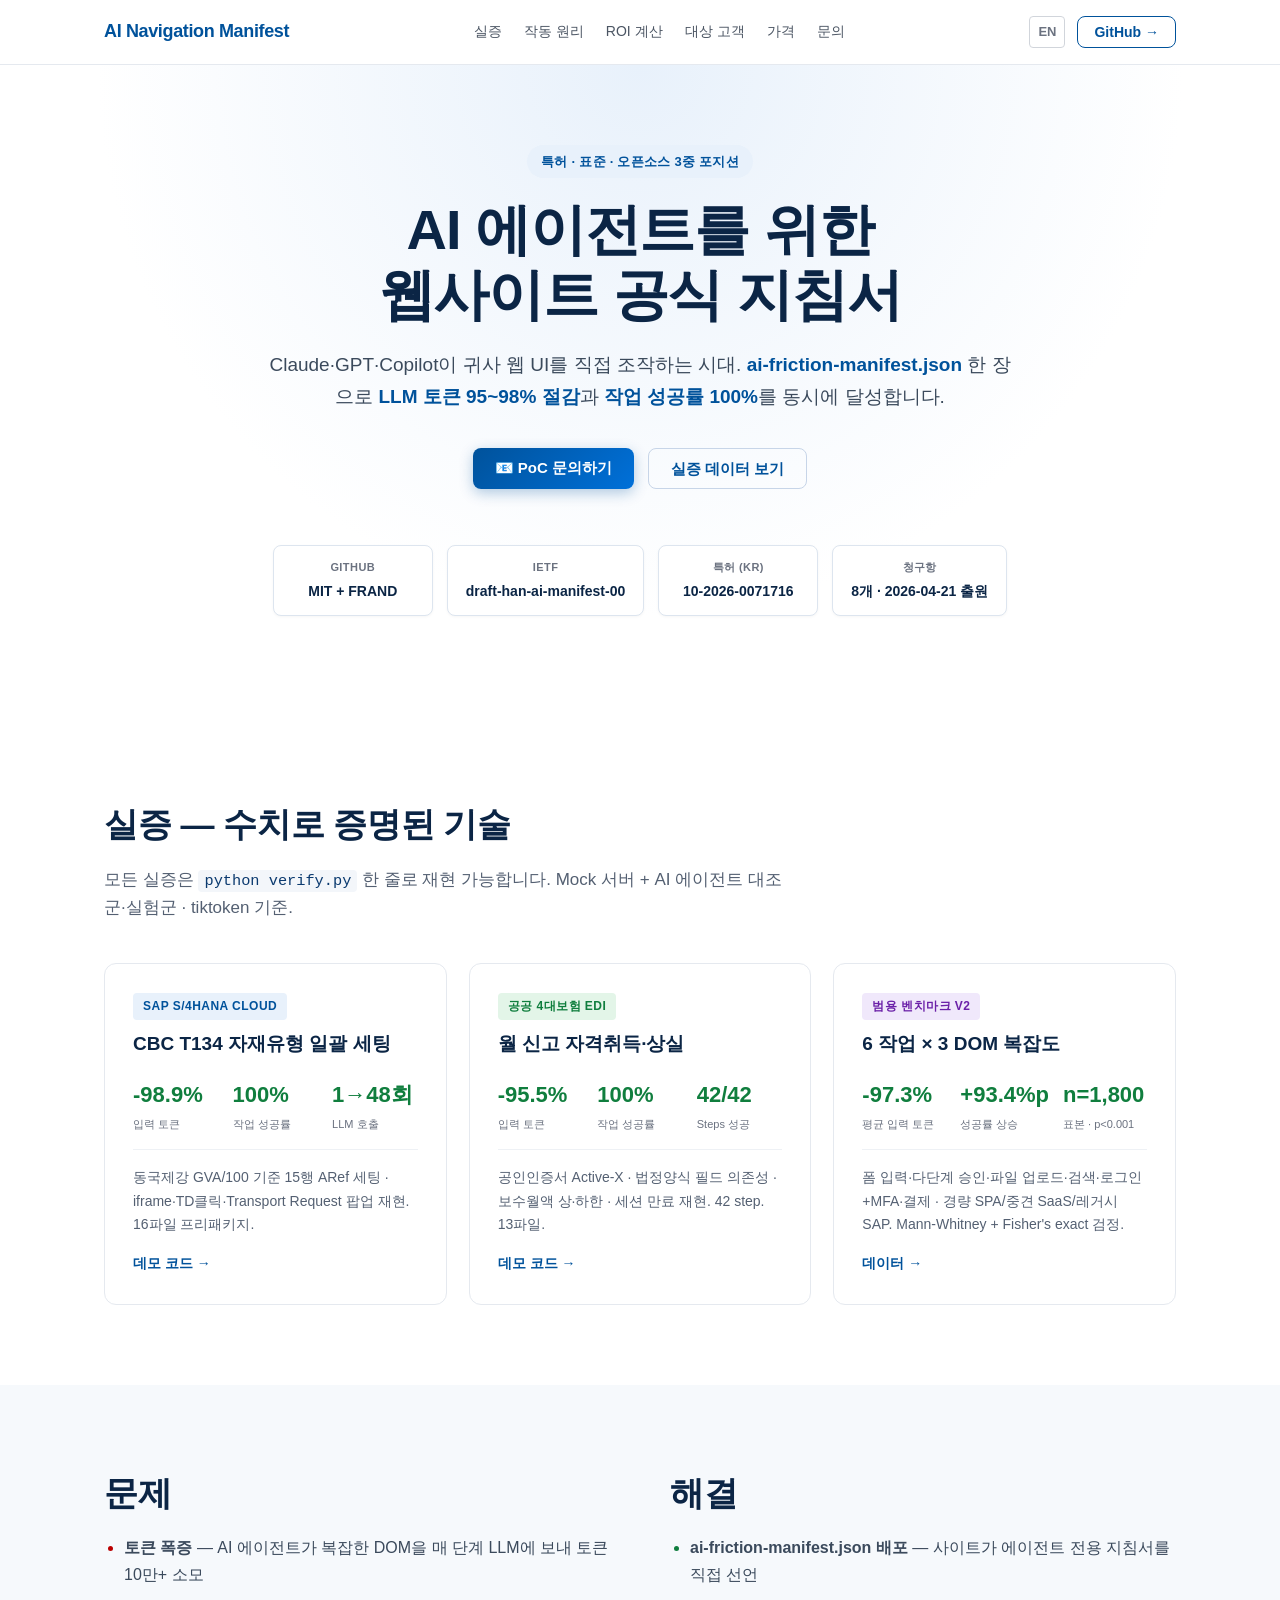
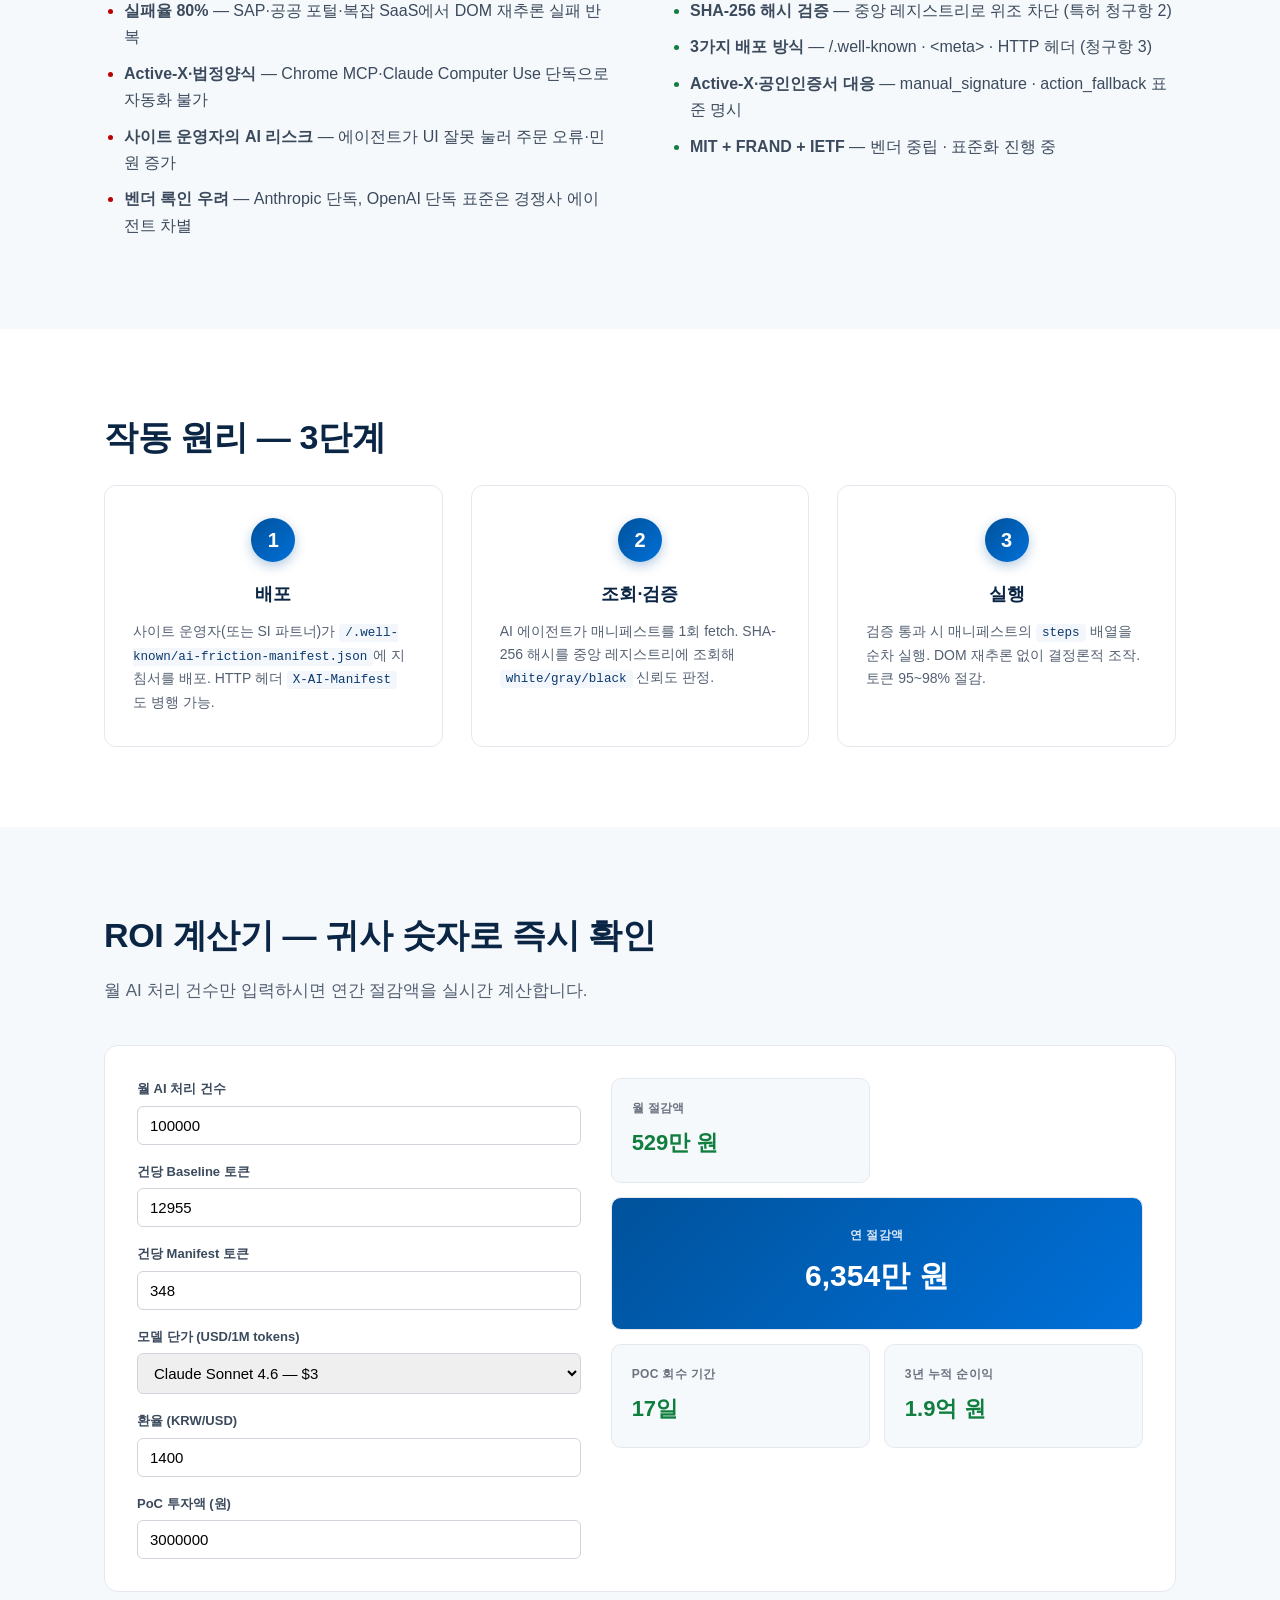
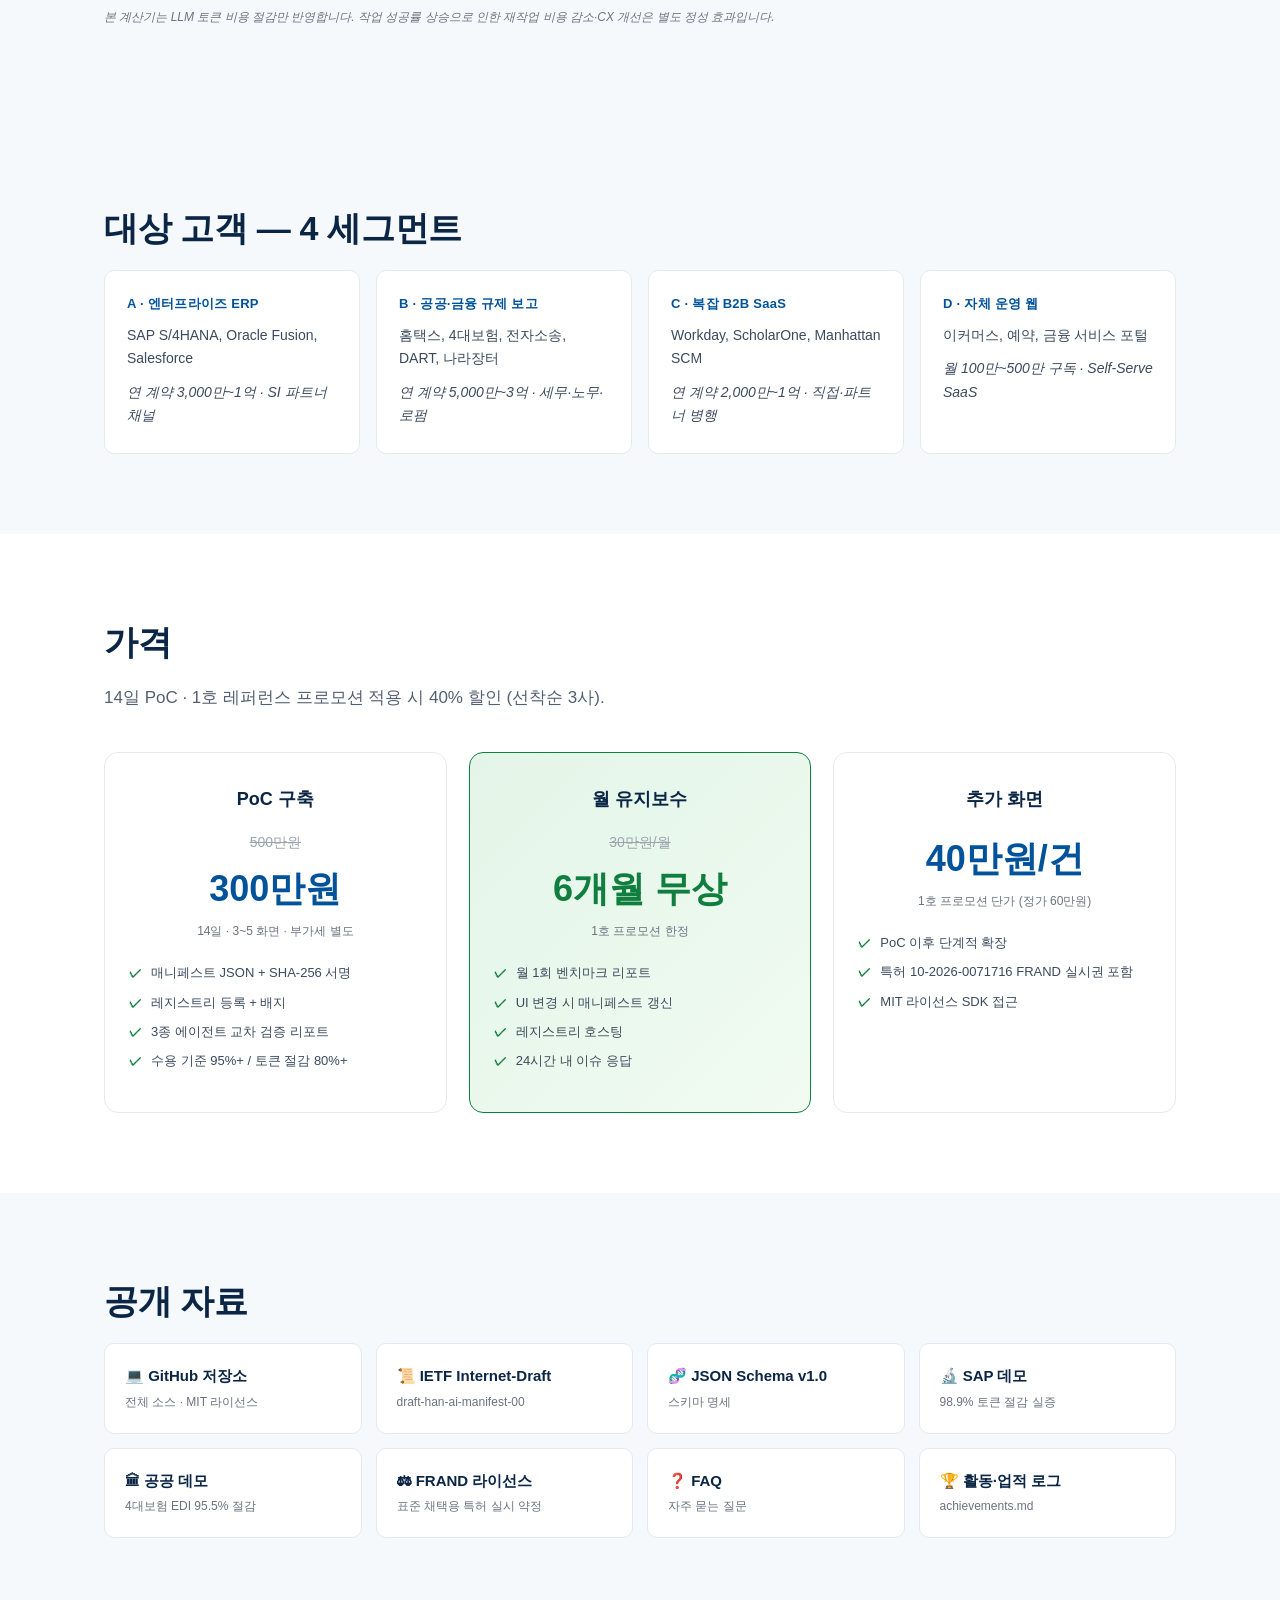
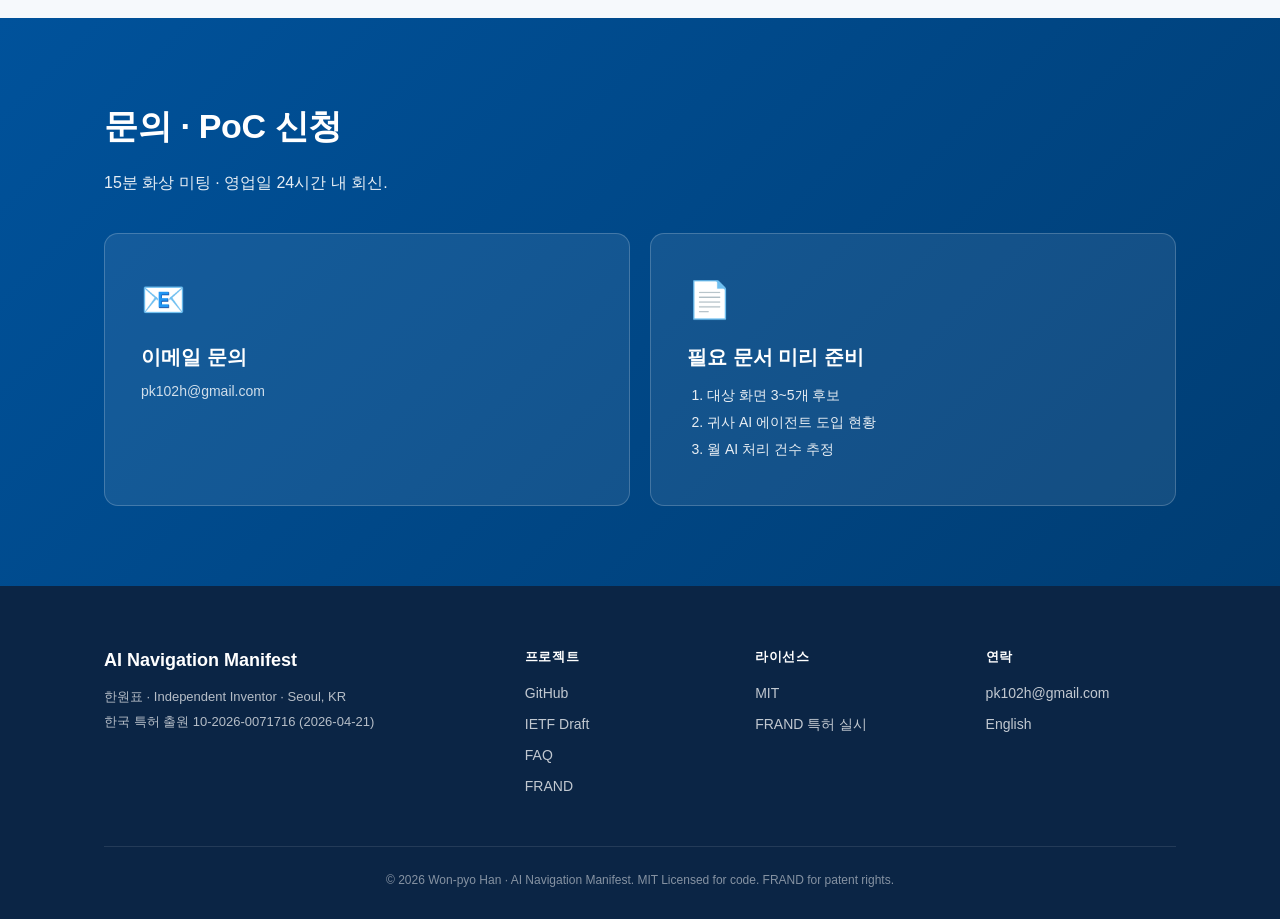
<file: docs/index.html>
<!doctype html>
<html lang="ko">
<head>
  <meta charset="utf-8">
  <title>AI Navigation Manifest — AI 에이전트를 위한 웹사이트 공식 지침서</title>
  <meta name="description" content="웹사이트에 AI 에이전트 전용 지침서를 심어 LLM 토큰을 95~98% 절감하고 작업 성공률을 100%로 끌어올리는 B2B 플랫폼. KR 특허 10-2026-0071716 · IETF draft-han-ai-manifest · MIT + FRAND.">
  <meta name="viewport" content="width=device-width, initial-scale=1">
  <meta property="og:title" content="AI Navigation Manifest">
  <meta property="og:description" content="Web agent manifest with token savings 95~98% — Korean patent + IETF draft + MIT/FRAND open source.">
  <meta property="og:type" content="website">
  <link rel="stylesheet" href="style.css">
</head>
<body>

<header class="topbar">
  <div class="wrap">
    <a class="brand" href="#top">AI Navigation Manifest</a>
    <nav class="menu">
      <a href="#proof">실증</a>
      <a href="#howitworks">작동 원리</a>
      <a href="#roi">ROI 계산</a>
      <a href="#segments">대상 고객</a>
      <a href="#pricing">가격</a>
      <a href="#contact">문의</a>
    </nav>
    <div class="actions">
      <a class="lang" href="en.html">EN</a>
      <a class="btn btn-outline" href="https://github.com/11pyo/AINavManifest" target="_blank" rel="noopener">GitHub →</a>
    </div>
  </div>
</header>

<!-- HERO -->
<section id="top" class="hero">
  <div class="wrap">
    <div class="eyebrow">특허 · 표준 · 오픈소스 3중 포지션</div>
    <h1>AI 에이전트를 위한<br>웹사이트 공식 지침서</h1>
    <p class="lede">
      Claude·GPT·Copilot이 귀사 웹 UI를 직접 조작하는 시대.
      <strong>ai-friction-manifest.json</strong> 한 장으로 <strong>LLM 토큰 95~98% 절감</strong>과
      <strong>작업 성공률 100%</strong>를 동시에 달성합니다.
    </p>
    <div class="cta">
      <a class="btn btn-primary" href="#contact">📧 PoC 문의하기</a>
      <a class="btn btn-ghost" href="#proof">실증 데이터 보기</a>
    </div>

    <div class="badges">
      <a class="badge" href="https://github.com/11pyo/AINavManifest" target="_blank" rel="noopener">
        <span class="badge-title">GitHub</span><span class="badge-val">MIT + FRAND</span>
      </a>
      <a class="badge" href="https://datatracker.ietf.org/doc/draft-han-ai-manifest/" target="_blank" rel="noopener">
        <span class="badge-title">IETF</span><span class="badge-val">draft-han-ai-manifest-00</span>
      </a>
      <div class="badge">
        <span class="badge-title">특허 (KR)</span><span class="badge-val">10-2026-0071716</span>
      </div>
      <div class="badge">
        <span class="badge-title">청구항</span><span class="badge-val">8개 · 2026-04-21 출원</span>
      </div>
    </div>
  </div>
</section>

<!-- PROOF -->
<section id="proof" class="section">
  <div class="wrap">
    <h2>실증 — 수치로 증명된 기술</h2>
    <p class="section-lede">
      모든 실증은 <code>python verify.py</code> 한 줄로 재현 가능합니다. Mock 서버 + AI 에이전트 대조군·실험군 · tiktoken 기준.
    </p>

    <div class="cards">
      <div class="card">
        <div class="card-tag card-tag-blue">SAP S/4HANA Cloud</div>
        <h3>CBC T134 자재유형 일괄 세팅</h3>
        <div class="metrics">
          <div class="metric"><span class="m-val">-98.9%</span><span class="m-label">입력 토큰</span></div>
          <div class="metric"><span class="m-val">100%</span><span class="m-label">작업 성공률</span></div>
          <div class="metric"><span class="m-val">1→48회</span><span class="m-label">LLM 호출</span></div>
        </div>
        <p>동국제강 GVA/100 기준 15행 ARef 세팅 · iframe·TD클릭·Transport Request 팝업 재현. 16파일 프리패키지.</p>
        <a class="card-link" href="https://github.com/11pyo/AINavManifest/tree/main/demo" target="_blank" rel="noopener">데모 코드 →</a>
      </div>

      <div class="card">
        <div class="card-tag card-tag-green">공공 4대보험 EDI</div>
        <h3>월 신고 자격취득·상실</h3>
        <div class="metrics">
          <div class="metric"><span class="m-val">-95.5%</span><span class="m-label">입력 토큰</span></div>
          <div class="metric"><span class="m-val">100%</span><span class="m-label">작업 성공률</span></div>
          <div class="metric"><span class="m-val">42/42</span><span class="m-label">Steps 성공</span></div>
        </div>
        <p>공인인증서 Active-X · 법정양식 필드 의존성 · 보수월액 상·하한 · 세션 만료 재현. 42 step. 13파일.</p>
        <a class="card-link" href="https://github.com/11pyo/AINavManifest/tree/main/demo_public" target="_blank" rel="noopener">데모 코드 →</a>
      </div>

      <div class="card">
        <div class="card-tag card-tag-purple">범용 벤치마크 v2</div>
        <h3>6 작업 × 3 DOM 복잡도</h3>
        <div class="metrics">
          <div class="metric"><span class="m-val">-97.3%</span><span class="m-label">평균 입력 토큰</span></div>
          <div class="metric"><span class="m-val">+93.4%p</span><span class="m-label">성공률 상승</span></div>
          <div class="metric"><span class="m-val">n=1,800</span><span class="m-label">표본 · p&lt;0.001</span></div>
        </div>
        <p>폼 입력·다단계 승인·파일 업로드·검색·로그인+MFA·결제 · 경량 SPA/중견 SaaS/레거시 SAP. Mann-Whitney + Fisher's exact 검정.</p>
        <a class="card-link" href="https://github.com/11pyo/AINavManifest/tree/main/validation" target="_blank" rel="noopener">데이터 →</a>
      </div>
    </div>
  </div>
</section>

<!-- PROBLEM / SOLUTION -->
<section class="section section-alt">
  <div class="wrap twocol">
    <div>
      <h2>문제</h2>
      <ul class="bullets">
        <li><strong>토큰 폭증</strong> — AI 에이전트가 복잡한 DOM을 매 단계 LLM에 보내 토큰 10만+ 소모</li>
        <li><strong>실패율 80%</strong> — SAP·공공 포털·복잡 SaaS에서 DOM 재추론 실패 반복</li>
        <li><strong>Active-X·법정양식</strong> — Chrome MCP·Claude Computer Use 단독으로 자동화 불가</li>
        <li><strong>사이트 운영자의 AI 리스크</strong> — 에이전트가 UI 잘못 눌러 주문 오류·민원 증가</li>
        <li><strong>벤더 록인 우려</strong> — Anthropic 단독, OpenAI 단독 표준은 경쟁사 에이전트 차별</li>
      </ul>
    </div>
    <div>
      <h2>해결</h2>
      <ul class="bullets bullets-ok">
        <li><strong>ai-friction-manifest.json 배포</strong> — 사이트가 에이전트 전용 지침서를 직접 선언</li>
        <li><strong>SHA-256 해시 검증</strong> — 중앙 레지스트리로 위조 차단 (특허 청구항 2)</li>
        <li><strong>3가지 배포 방식</strong> — /.well-known · &lt;meta&gt; · HTTP 헤더 (청구항 3)</li>
        <li><strong>Active-X·공인인증서 대응</strong> — manual_signature · action_fallback 표준 명시</li>
        <li><strong>MIT + FRAND + IETF</strong> — 벤더 중립 · 표준화 진행 중</li>
      </ul>
    </div>
  </div>
</section>

<!-- HOW IT WORKS -->
<section id="howitworks" class="section">
  <div class="wrap">
    <h2>작동 원리 — 3단계</h2>
    <div class="steps">
      <div class="step">
        <div class="step-num">1</div>
        <h3>배포</h3>
        <p>사이트 운영자(또는 SI 파트너)가 <code>/.well-known/ai-friction-manifest.json</code>에 지침서를 배포.
           HTTP 헤더 <code>X-AI-Manifest</code> 도 병행 가능.</p>
      </div>
      <div class="step">
        <div class="step-num">2</div>
        <h3>조회·검증</h3>
        <p>AI 에이전트가 매니페스트를 1회 fetch. SHA-256 해시를 중앙 레지스트리에 조회해
           <code>white/gray/black</code> 신뢰도 판정.</p>
      </div>
      <div class="step">
        <div class="step-num">3</div>
        <h3>실행</h3>
        <p>검증 통과 시 매니페스트의 <code>steps</code> 배열을 순차 실행. DOM 재추론 없이 결정론적 조작.
           토큰 95~98% 절감.</p>
      </div>
    </div>
  </div>
</section>

<!-- ROI CALCULATOR -->
<section id="roi" class="section section-calc">
  <div class="wrap">
    <h2>ROI 계산기 — 귀사 숫자로 즉시 확인</h2>
    <p class="section-lede">월 AI 처리 건수만 입력하시면 연간 절감액을 실시간 계산합니다.</p>

    <div class="calc-grid">
      <div class="calc-input">
        <label>월 AI 처리 건수 <input type="number" id="monthlyCount" value="100000" min="100"></label>
        <label>건당 Baseline 토큰 <input type="number" id="baselineTokens" value="12955" min="100"></label>
        <label>건당 Manifest 토큰 <input type="number" id="manifestTokens" value="348" min="1"></label>
        <label>모델 단가 (USD/1M tokens)
          <select id="modelPrice">
            <option value="0.8">Claude Haiku 4.5 — $0.8</option>
            <option value="3" selected>Claude Sonnet 4.6 — $3</option>
            <option value="15">Claude Opus 4.7 — $15</option>
            <option value="5">GPT-4o — $5</option>
          </select>
        </label>
        <label>환율 (KRW/USD) <input type="number" id="fxRate" value="1400" min="1000" max="2000"></label>
        <label>PoC 투자액 (원) <input type="number" id="pocAmount" value="3000000" min="100000"></label>
      </div>

      <div class="calc-output">
        <div class="out-card">
          <div class="out-label">월 절감액</div>
          <div class="out-val" id="outMonthly">-</div>
        </div>
        <div class="out-card out-card-primary">
          <div class="out-label">연 절감액</div>
          <div class="out-val" id="outAnnual">-</div>
        </div>
        <div class="out-card">
          <div class="out-label">PoC 회수 기간</div>
          <div class="out-val" id="outPayback">-</div>
        </div>
        <div class="out-card">
          <div class="out-label">3년 누적 순이익</div>
          <div class="out-val" id="outThreeYear">-</div>
        </div>
      </div>
    </div>
    <p class="note">본 계산기는 LLM 토큰 비용 절감만 반영합니다. 작업 성공률 상승으로 인한 재작업 비용 감소·CX 개선은 별도 정성 효과입니다.</p>
  </div>
</section>

<!-- SEGMENTS -->
<section id="segments" class="section section-alt">
  <div class="wrap">
    <h2>대상 고객 — 4 세그먼트</h2>
    <div class="segments">
      <div class="seg">
        <div class="seg-head">A · 엔터프라이즈 ERP</div>
        <p>SAP S/4HANA, Oracle Fusion, Salesforce</p>
        <p class="seg-note">연 계약 3,000만~1억 · SI 파트너 채널</p>
      </div>
      <div class="seg">
        <div class="seg-head">B · 공공·금융 규제 보고</div>
        <p>홈택스, 4대보험, 전자소송, DART, 나라장터</p>
        <p class="seg-note">연 계약 5,000만~3억 · 세무·노무·로펌</p>
      </div>
      <div class="seg">
        <div class="seg-head">C · 복잡 B2B SaaS</div>
        <p>Workday, ScholarOne, Manhattan SCM</p>
        <p class="seg-note">연 계약 2,000만~1억 · 직접·파트너 병행</p>
      </div>
      <div class="seg">
        <div class="seg-head">D · 자체 운영 웹</div>
        <p>이커머스, 예약, 금융 서비스 포털</p>
        <p class="seg-note">월 100만~500만 구독 · Self-Serve SaaS</p>
      </div>
    </div>
  </div>
</section>

<!-- PRICING -->
<section id="pricing" class="section">
  <div class="wrap">
    <h2>가격</h2>
    <p class="section-lede">14일 PoC · 1호 레퍼런스 프로모션 적용 시 40% 할인 (선착순 3사).</p>

    <div class="price-grid">
      <div class="price">
        <h3>PoC 구축</h3>
        <div class="price-line"><span class="strike">500만원</span></div>
        <div class="price-main">300만원</div>
        <div class="price-unit">14일 · 3~5 화면 · 부가세 별도</div>
        <ul class="price-list">
          <li>매니페스트 JSON + SHA-256 서명</li>
          <li>레지스트리 등록 + 배지</li>
          <li>3종 에이전트 교차 검증 리포트</li>
          <li>수용 기준 95%+ / 토큰 절감 80%+</li>
        </ul>
      </div>

      <div class="price price-highlight">
        <h3>월 유지보수</h3>
        <div class="price-line"><span class="strike">30만원/월</span></div>
        <div class="price-main">6개월 무상</div>
        <div class="price-unit">1호 프로모션 한정</div>
        <ul class="price-list">
          <li>월 1회 벤치마크 리포트</li>
          <li>UI 변경 시 매니페스트 갱신</li>
          <li>레지스트리 호스팅</li>
          <li>24시간 내 이슈 응답</li>
        </ul>
      </div>

      <div class="price">
        <h3>추가 화면</h3>
        <div class="price-main">40만원/건</div>
        <div class="price-unit">1호 프로모션 단가 (정가 60만원)</div>
        <ul class="price-list">
          <li>PoC 이후 단계적 확장</li>
          <li>특허 10-2026-0071716 FRAND 실시권 포함</li>
          <li>MIT 라이선스 SDK 접근</li>
        </ul>
      </div>
    </div>
  </div>
</section>

<!-- RESOURCES -->
<section class="section section-alt">
  <div class="wrap">
    <h2>공개 자료</h2>
    <div class="resources">
      <a class="res" href="https://github.com/11pyo/AINavManifest" target="_blank" rel="noopener">
        <div class="res-title">💻 GitHub 저장소</div>
        <div class="res-sub">전체 소스 · MIT 라이선스</div>
      </a>
      <a class="res" href="https://datatracker.ietf.org/doc/draft-han-ai-manifest/" target="_blank" rel="noopener">
        <div class="res-title">📜 IETF Internet-Draft</div>
        <div class="res-sub">draft-han-ai-manifest-00</div>
      </a>
      <a class="res" href="https://github.com/11pyo/AINavManifest/blob/main/ai-manifest.schema.json" target="_blank" rel="noopener">
        <div class="res-title">🧬 JSON Schema v1.0</div>
        <div class="res-sub">스키마 명세</div>
      </a>
      <a class="res" href="https://github.com/11pyo/AINavManifest/tree/main/demo" target="_blank" rel="noopener">
        <div class="res-title">🔬 SAP 데모</div>
        <div class="res-sub">98.9% 토큰 절감 실증</div>
      </a>
      <a class="res" href="https://github.com/11pyo/AINavManifest/tree/main/demo_public" target="_blank" rel="noopener">
        <div class="res-title">🏛 공공 데모</div>
        <div class="res-sub">4대보험 EDI 95.5% 절감</div>
      </a>
      <a class="res" href="FRAND.md">
        <div class="res-title">⚖ FRAND 라이선스</div>
        <div class="res-sub">표준 채택용 특허 실시 약정</div>
      </a>
      <a class="res" href="FAQ.md">
        <div class="res-title">❓ FAQ</div>
        <div class="res-sub">자주 묻는 질문</div>
      </a>
      <a class="res" href="https://github.com/11pyo/AINavManifest/blob/main/achievements.md" target="_blank" rel="noopener">
        <div class="res-title">🏆 활동·업적 로그</div>
        <div class="res-sub">achievements.md</div>
      </a>
    </div>
  </div>
</section>

<!-- CONTACT -->
<section id="contact" class="section section-contact">
  <div class="wrap">
    <h2>문의 · PoC 신청</h2>
    <p>15분 화상 미팅 · 영업일 24시간 내 회신.</p>
    <div class="contact-grid">
      <a class="cta-big" href="mailto:pk102h@gmail.com?subject=AI%20Navigation%20Manifest%20PoC%20%EB%AC%B8%EC%9D%98&body=%EC%95%88%EB%85%95%ED%95%98%EC%84%B8%EC%9A%94%2C%0A%0A%ED%9A%8C%EC%82%AC%EB%AA%85%3A%20%0A%EB%8B%B4%EB%8B%B9%EC%9E%90%3A%20%0A%EC%9E%90%EB%8F%99%ED%99%94%20%EA%B4%80%EC%8B%AC%20%ED%99%94%EB%A9%B4%3A%20%0A%0A">
        <div class="cta-emo">📧</div>
        <div class="cta-title">이메일 문의</div>
        <div class="cta-sub">pk102h@gmail.com</div>
      </a>
      <div class="cta-big cta-info">
        <div class="cta-emo">📄</div>
        <div class="cta-title">필요 문서 미리 준비</div>
        <ol>
          <li>대상 화면 3~5개 후보</li>
          <li>귀사 AI 에이전트 도입 현황</li>
          <li>월 AI 처리 건수 추정</li>
        </ol>
      </div>
    </div>
  </div>
</section>

<footer class="footer">
  <div class="wrap">
    <div class="footer-grid">
      <div>
        <div class="foot-brand">AI Navigation Manifest</div>
        <p>한원표 · Independent Inventor · Seoul, KR</p>
        <p>한국 특허 출원 10-2026-0071716 (2026-04-21)</p>
      </div>
      <div>
        <h4>프로젝트</h4>
        <a href="https://github.com/11pyo/AINavManifest" target="_blank" rel="noopener">GitHub</a>
        <a href="https://datatracker.ietf.org/doc/draft-han-ai-manifest/" target="_blank" rel="noopener">IETF Draft</a>
        <a href="FAQ.md">FAQ</a>
        <a href="FRAND.md">FRAND</a>
      </div>
      <div>
        <h4>라이선스</h4>
        <a href="https://github.com/11pyo/AINavManifest/blob/main/LICENSE" target="_blank" rel="noopener">MIT</a>
        <a href="FRAND.md">FRAND 특허 실시</a>
      </div>
      <div>
        <h4>연락</h4>
        <a href="mailto:pk102h@gmail.com">pk102h@gmail.com</a>
        <a href="en.html">English</a>
      </div>
    </div>
    <div class="foot-bottom">© 2026 Won-pyo Han · AI Navigation Manifest. MIT Licensed for code. FRAND for patent rights.</div>
  </div>
</footer>

<script src="app.js" defer></script>
</body>
</html>
</file>
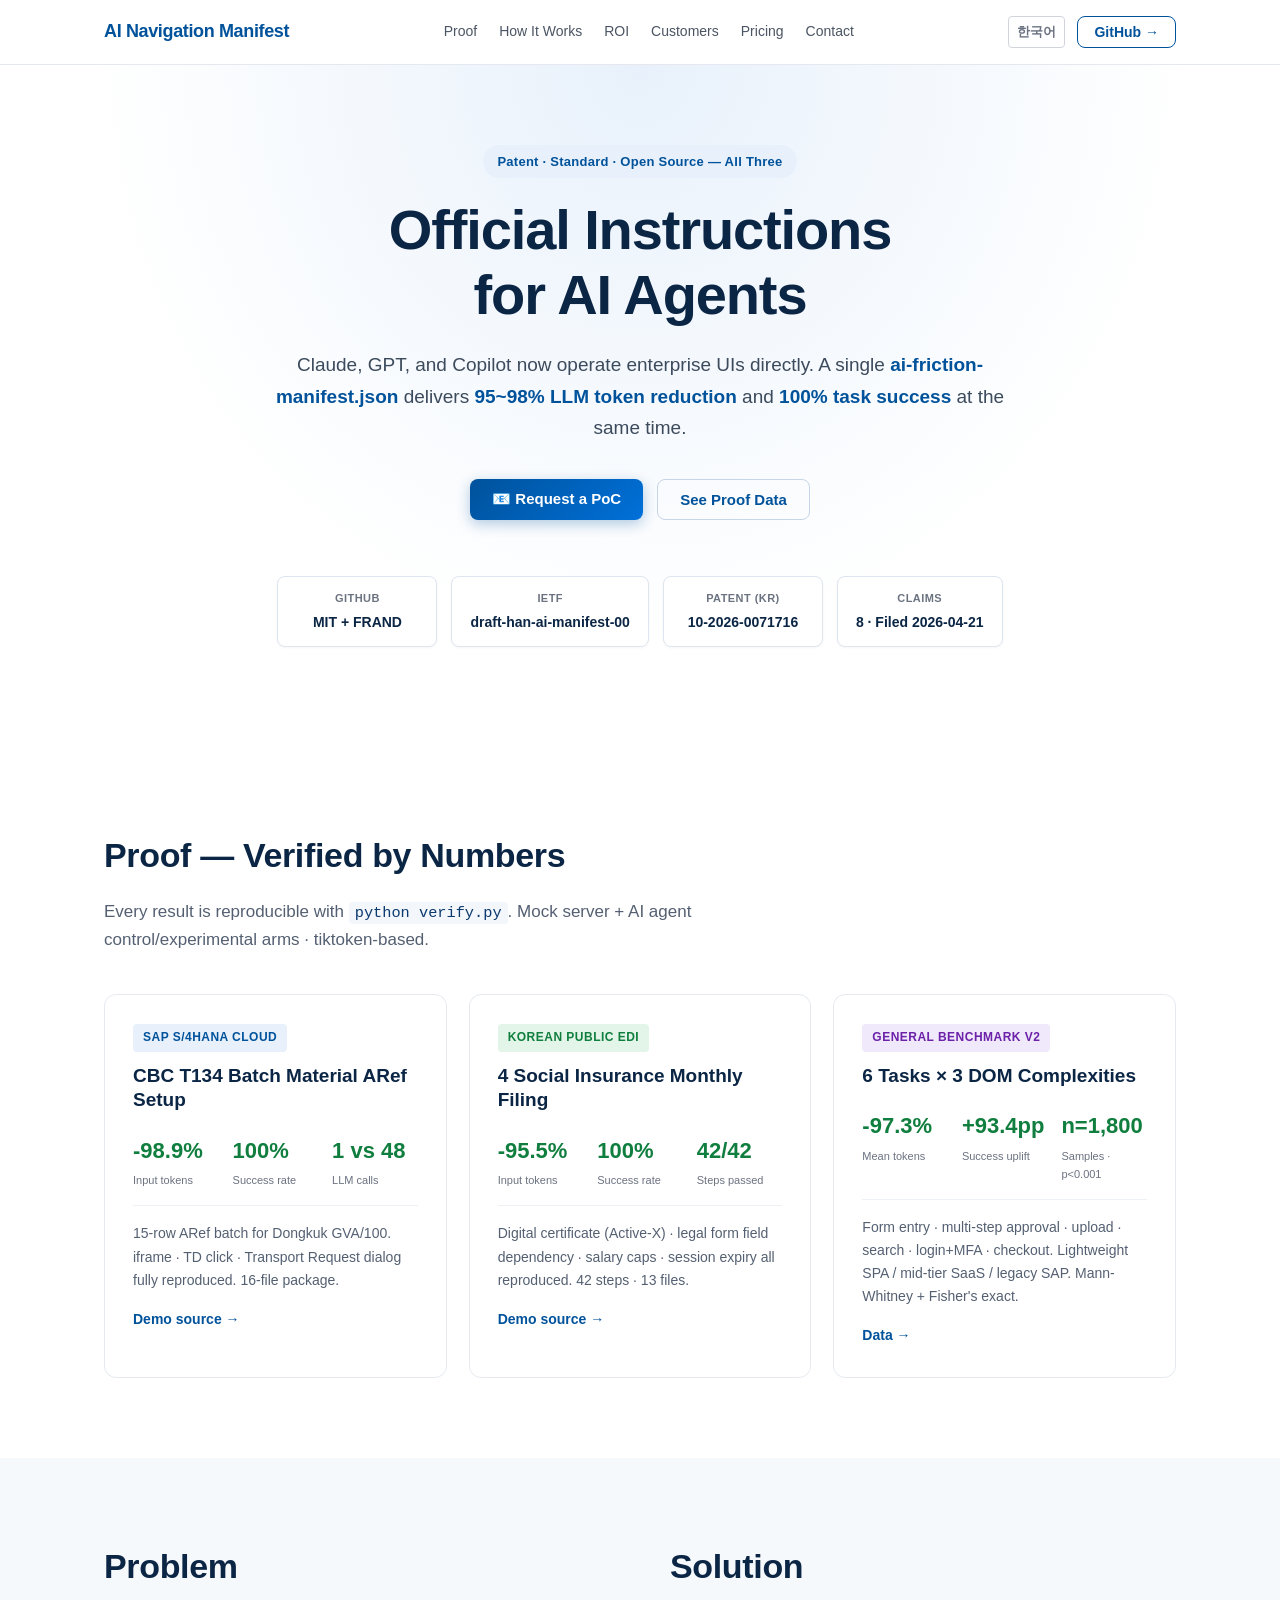
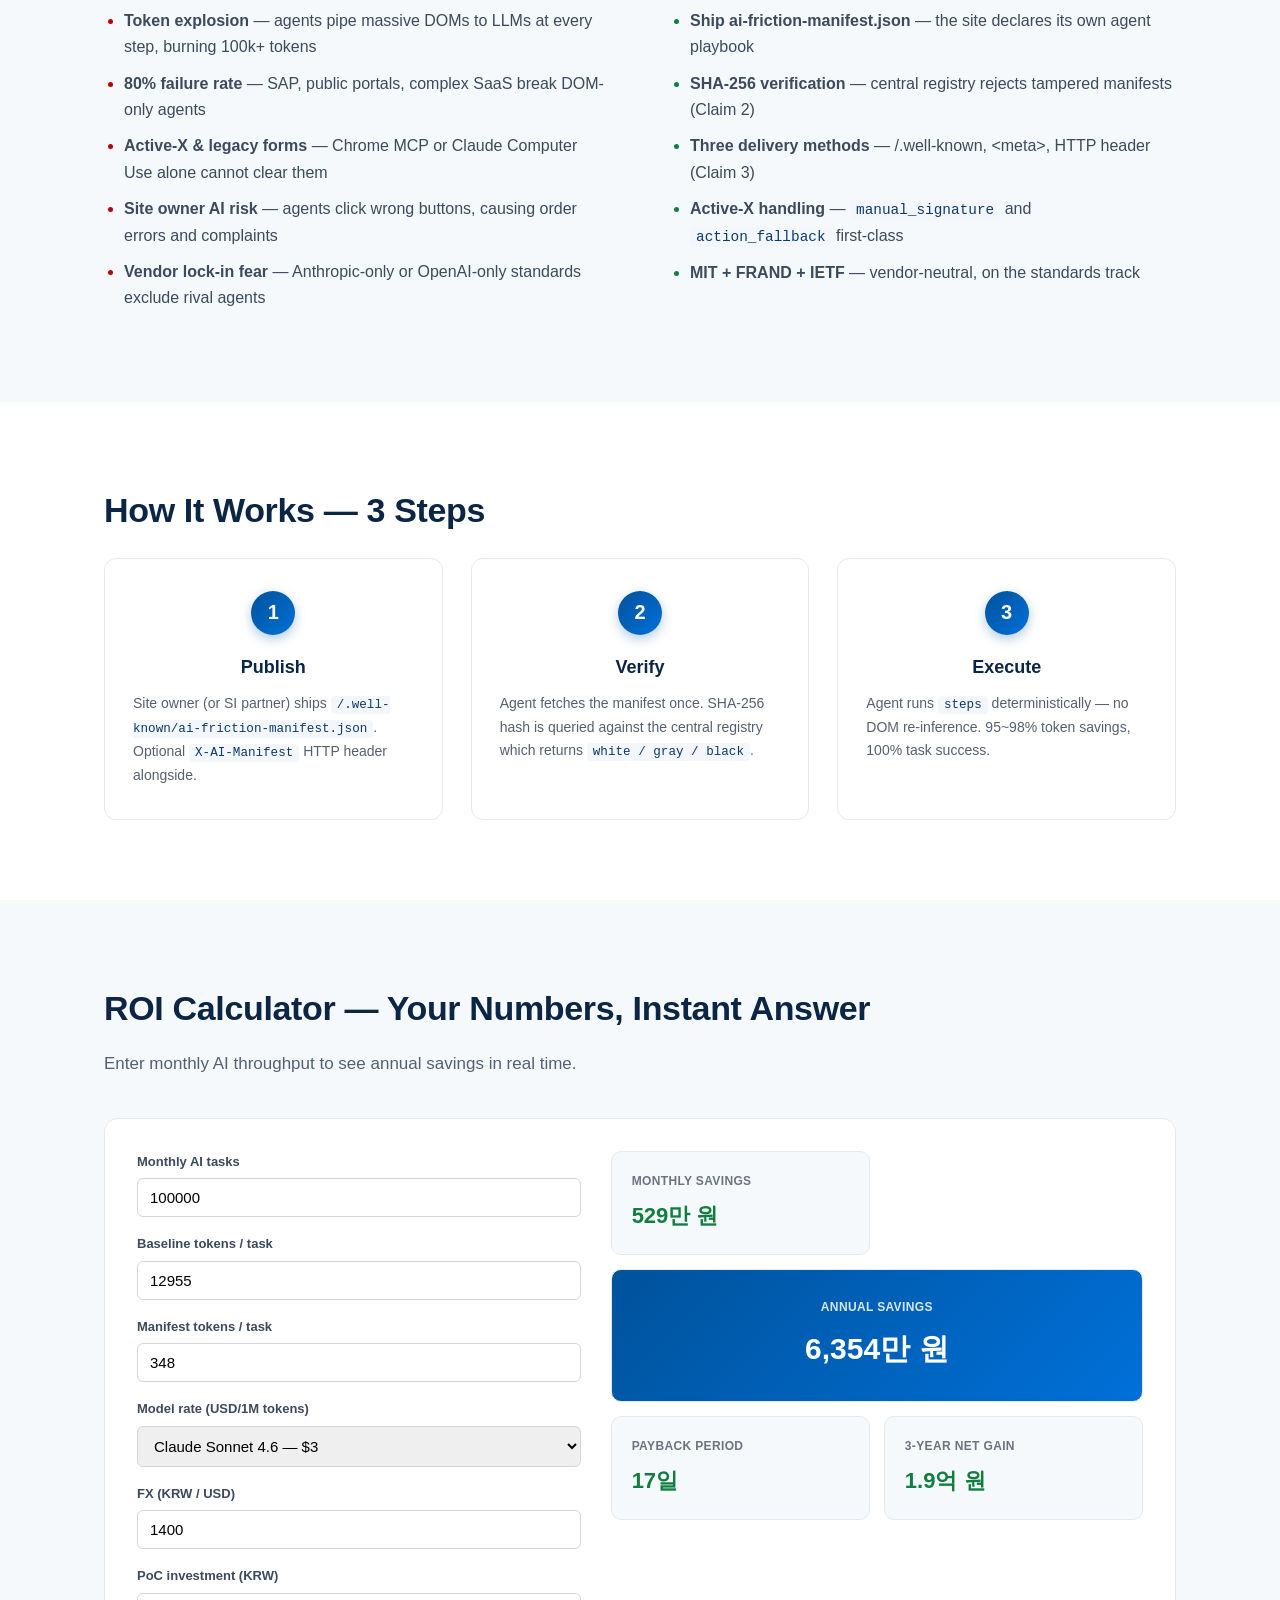
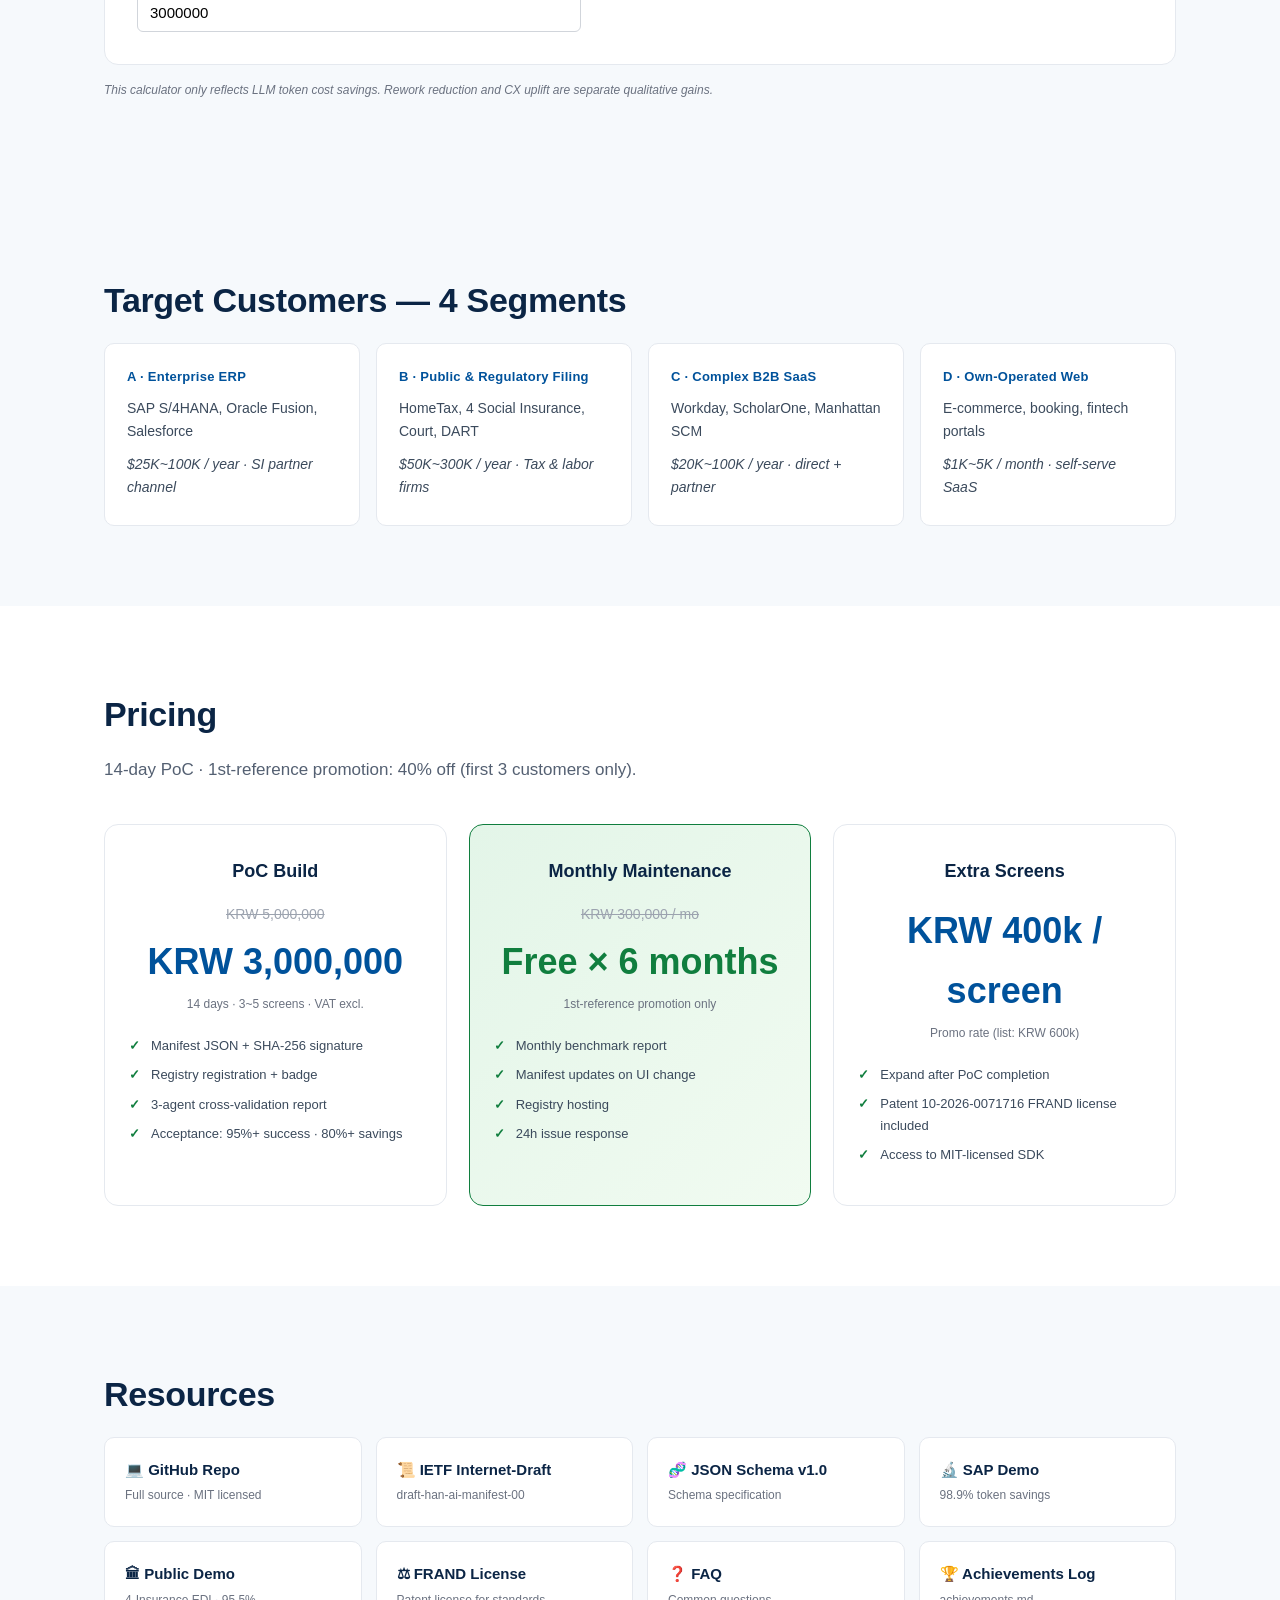
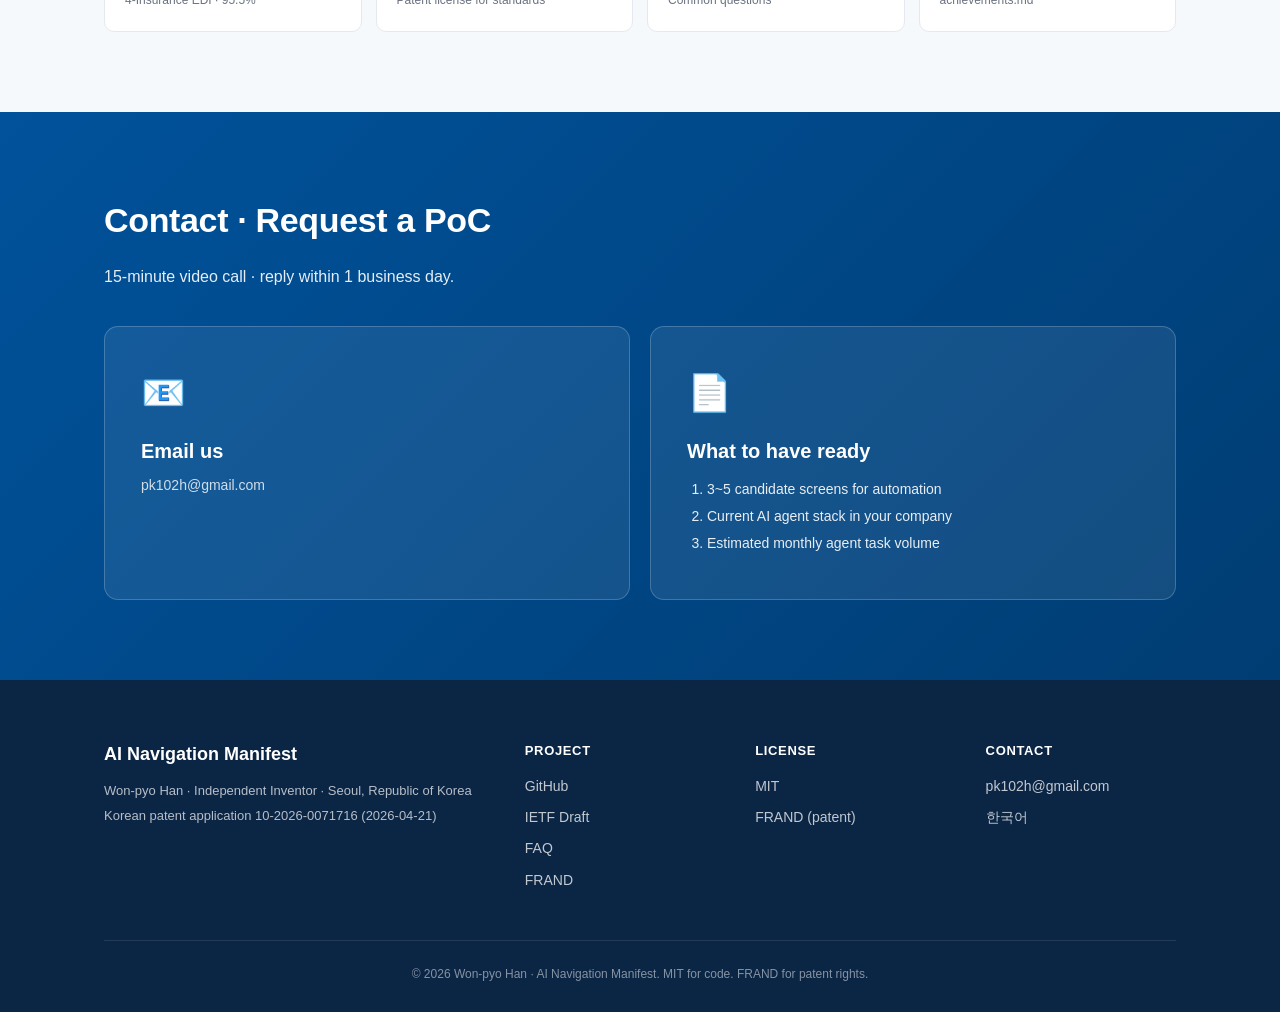
<file: docs/en.html>
<!doctype html>
<html lang="en">
<head>
  <meta charset="utf-8">
  <title>AI Navigation Manifest — Official Instructions for AI Agents</title>
  <meta name="description" content="Embed an AI-agent playbook into your website. Cut LLM tokens by 95~98%, lift task success to 100%. KR patent 10-2026-0071716 · IETF draft · MIT + FRAND.">
  <meta name="viewport" content="width=device-width, initial-scale=1">
  <meta property="og:title" content="AI Navigation Manifest">
  <meta property="og:description" content="Web agent manifest with 95~98% token savings — Korean patent + IETF draft + MIT/FRAND open source.">
  <meta property="og:type" content="website">
  <link rel="stylesheet" href="style.css">
</head>
<body>

<header class="topbar">
  <div class="wrap">
    <a class="brand" href="#top">AI Navigation Manifest</a>
    <nav class="menu">
      <a href="#proof">Proof</a>
      <a href="#howitworks">How It Works</a>
      <a href="#roi">ROI</a>
      <a href="#segments">Customers</a>
      <a href="#pricing">Pricing</a>
      <a href="#contact">Contact</a>
    </nav>
    <div class="actions">
      <a class="lang" href="index.html">한국어</a>
      <a class="btn btn-outline" href="https://github.com/11pyo/AINavManifest" target="_blank" rel="noopener">GitHub →</a>
    </div>
  </div>
</header>

<section id="top" class="hero">
  <div class="wrap">
    <div class="eyebrow">Patent · Standard · Open Source — All Three</div>
    <h1>Official Instructions<br>for AI Agents</h1>
    <p class="lede">
      Claude, GPT, and Copilot now operate enterprise UIs directly.
      A single <strong>ai-friction-manifest.json</strong> delivers
      <strong>95~98% LLM token reduction</strong> and
      <strong>100% task success</strong> at the same time.
    </p>
    <div class="cta">
      <a class="btn btn-primary" href="#contact">📧 Request a PoC</a>
      <a class="btn btn-ghost" href="#proof">See Proof Data</a>
    </div>

    <div class="badges">
      <a class="badge" href="https://github.com/11pyo/AINavManifest" target="_blank" rel="noopener">
        <span class="badge-title">GitHub</span><span class="badge-val">MIT + FRAND</span>
      </a>
      <a class="badge" href="https://datatracker.ietf.org/doc/draft-han-ai-manifest/" target="_blank" rel="noopener">
        <span class="badge-title">IETF</span><span class="badge-val">draft-han-ai-manifest-00</span>
      </a>
      <div class="badge">
        <span class="badge-title">Patent (KR)</span><span class="badge-val">10-2026-0071716</span>
      </div>
      <div class="badge">
        <span class="badge-title">Claims</span><span class="badge-val">8 · Filed 2026-04-21</span>
      </div>
    </div>
  </div>
</section>

<section id="proof" class="section">
  <div class="wrap">
    <h2>Proof — Verified by Numbers</h2>
    <p class="section-lede">
      Every result is reproducible with <code>python verify.py</code>. Mock server + AI agent control/experimental arms · tiktoken-based.
    </p>

    <div class="cards">
      <div class="card">
        <div class="card-tag card-tag-blue">SAP S/4HANA Cloud</div>
        <h3>CBC T134 Batch Material ARef Setup</h3>
        <div class="metrics">
          <div class="metric"><span class="m-val">-98.9%</span><span class="m-label">Input tokens</span></div>
          <div class="metric"><span class="m-val">100%</span><span class="m-label">Success rate</span></div>
          <div class="metric"><span class="m-val">1 vs 48</span><span class="m-label">LLM calls</span></div>
        </div>
        <p>15-row ARef batch for Dongkuk GVA/100. iframe · TD click · Transport Request dialog fully reproduced. 16-file package.</p>
        <a class="card-link" href="https://github.com/11pyo/AINavManifest/tree/main/demo" target="_blank" rel="noopener">Demo source →</a>
      </div>

      <div class="card">
        <div class="card-tag card-tag-green">Korean Public EDI</div>
        <h3>4 Social Insurance Monthly Filing</h3>
        <div class="metrics">
          <div class="metric"><span class="m-val">-95.5%</span><span class="m-label">Input tokens</span></div>
          <div class="metric"><span class="m-val">100%</span><span class="m-label">Success rate</span></div>
          <div class="metric"><span class="m-val">42/42</span><span class="m-label">Steps passed</span></div>
        </div>
        <p>Digital certificate (Active-X) · legal form field dependency · salary caps · session expiry all reproduced. 42 steps · 13 files.</p>
        <a class="card-link" href="https://github.com/11pyo/AINavManifest/tree/main/demo_public" target="_blank" rel="noopener">Demo source →</a>
      </div>

      <div class="card">
        <div class="card-tag card-tag-purple">General Benchmark v2</div>
        <h3>6 Tasks × 3 DOM Complexities</h3>
        <div class="metrics">
          <div class="metric"><span class="m-val">-97.3%</span><span class="m-label">Mean tokens</span></div>
          <div class="metric"><span class="m-val">+93.4pp</span><span class="m-label">Success uplift</span></div>
          <div class="metric"><span class="m-val">n=1,800</span><span class="m-label">Samples · p&lt;0.001</span></div>
        </div>
        <p>Form entry · multi-step approval · upload · search · login+MFA · checkout. Lightweight SPA / mid-tier SaaS / legacy SAP. Mann-Whitney + Fisher's exact.</p>
        <a class="card-link" href="https://github.com/11pyo/AINavManifest/tree/main/validation" target="_blank" rel="noopener">Data →</a>
      </div>
    </div>
  </div>
</section>

<section class="section section-alt">
  <div class="wrap twocol">
    <div>
      <h2>Problem</h2>
      <ul class="bullets">
        <li><strong>Token explosion</strong> — agents pipe massive DOMs to LLMs at every step, burning 100k+ tokens</li>
        <li><strong>80% failure rate</strong> — SAP, public portals, complex SaaS break DOM-only agents</li>
        <li><strong>Active-X & legacy forms</strong> — Chrome MCP or Claude Computer Use alone cannot clear them</li>
        <li><strong>Site owner AI risk</strong> — agents click wrong buttons, causing order errors and complaints</li>
        <li><strong>Vendor lock-in fear</strong> — Anthropic-only or OpenAI-only standards exclude rival agents</li>
      </ul>
    </div>
    <div>
      <h2>Solution</h2>
      <ul class="bullets bullets-ok">
        <li><strong>Ship ai-friction-manifest.json</strong> — the site declares its own agent playbook</li>
        <li><strong>SHA-256 verification</strong> — central registry rejects tampered manifests (Claim 2)</li>
        <li><strong>Three delivery methods</strong> — /.well-known, &lt;meta&gt;, HTTP header (Claim 3)</li>
        <li><strong>Active-X handling</strong> — <code>manual_signature</code> and <code>action_fallback</code> first-class</li>
        <li><strong>MIT + FRAND + IETF</strong> — vendor-neutral, on the standards track</li>
      </ul>
    </div>
  </div>
</section>

<section id="howitworks" class="section">
  <div class="wrap">
    <h2>How It Works — 3 Steps</h2>
    <div class="steps">
      <div class="step">
        <div class="step-num">1</div>
        <h3>Publish</h3>
        <p>Site owner (or SI partner) ships <code>/.well-known/ai-friction-manifest.json</code>.
           Optional <code>X-AI-Manifest</code> HTTP header alongside.</p>
      </div>
      <div class="step">
        <div class="step-num">2</div>
        <h3>Verify</h3>
        <p>Agent fetches the manifest once. SHA-256 hash is queried against the central registry
           which returns <code>white / gray / black</code>.</p>
      </div>
      <div class="step">
        <div class="step-num">3</div>
        <h3>Execute</h3>
        <p>Agent runs <code>steps</code> deterministically — no DOM re-inference.
           95~98% token savings, 100% task success.</p>
      </div>
    </div>
  </div>
</section>

<section id="roi" class="section section-calc">
  <div class="wrap">
    <h2>ROI Calculator — Your Numbers, Instant Answer</h2>
    <p class="section-lede">Enter monthly AI throughput to see annual savings in real time.</p>

    <div class="calc-grid">
      <div class="calc-input">
        <label>Monthly AI tasks <input type="number" id="monthlyCount" value="100000" min="100"></label>
        <label>Baseline tokens / task <input type="number" id="baselineTokens" value="12955" min="100"></label>
        <label>Manifest tokens / task <input type="number" id="manifestTokens" value="348" min="1"></label>
        <label>Model rate (USD/1M tokens)
          <select id="modelPrice">
            <option value="0.8">Claude Haiku 4.5 — $0.8</option>
            <option value="3" selected>Claude Sonnet 4.6 — $3</option>
            <option value="15">Claude Opus 4.7 — $15</option>
            <option value="5">GPT-4o — $5</option>
          </select>
        </label>
        <label>FX (KRW / USD) <input type="number" id="fxRate" value="1400" min="1000" max="2000"></label>
        <label>PoC investment (KRW) <input type="number" id="pocAmount" value="3000000" min="100000"></label>
      </div>

      <div class="calc-output">
        <div class="out-card">
          <div class="out-label">Monthly savings</div>
          <div class="out-val" id="outMonthly">-</div>
        </div>
        <div class="out-card out-card-primary">
          <div class="out-label">Annual savings</div>
          <div class="out-val" id="outAnnual">-</div>
        </div>
        <div class="out-card">
          <div class="out-label">Payback period</div>
          <div class="out-val" id="outPayback">-</div>
        </div>
        <div class="out-card">
          <div class="out-label">3-year net gain</div>
          <div class="out-val" id="outThreeYear">-</div>
        </div>
      </div>
    </div>
    <p class="note">This calculator only reflects LLM token cost savings. Rework reduction and CX uplift are separate qualitative gains.</p>
  </div>
</section>

<section id="segments" class="section section-alt">
  <div class="wrap">
    <h2>Target Customers — 4 Segments</h2>
    <div class="segments">
      <div class="seg">
        <div class="seg-head">A · Enterprise ERP</div>
        <p>SAP S/4HANA, Oracle Fusion, Salesforce</p>
        <p class="seg-note">$25K~100K / year · SI partner channel</p>
      </div>
      <div class="seg">
        <div class="seg-head">B · Public &amp; Regulatory Filing</div>
        <p>HomeTax, 4 Social Insurance, Court, DART</p>
        <p class="seg-note">$50K~300K / year · Tax &amp; labor firms</p>
      </div>
      <div class="seg">
        <div class="seg-head">C · Complex B2B SaaS</div>
        <p>Workday, ScholarOne, Manhattan SCM</p>
        <p class="seg-note">$20K~100K / year · direct + partner</p>
      </div>
      <div class="seg">
        <div class="seg-head">D · Own-Operated Web</div>
        <p>E-commerce, booking, fintech portals</p>
        <p class="seg-note">$1K~5K / month · self-serve SaaS</p>
      </div>
    </div>
  </div>
</section>

<section id="pricing" class="section">
  <div class="wrap">
    <h2>Pricing</h2>
    <p class="section-lede">14-day PoC · 1st-reference promotion: 40% off (first 3 customers only).</p>

    <div class="price-grid">
      <div class="price">
        <h3>PoC Build</h3>
        <div class="price-line"><span class="strike">KRW 5,000,000</span></div>
        <div class="price-main">KRW 3,000,000</div>
        <div class="price-unit">14 days · 3~5 screens · VAT excl.</div>
        <ul class="price-list">
          <li>Manifest JSON + SHA-256 signature</li>
          <li>Registry registration + badge</li>
          <li>3-agent cross-validation report</li>
          <li>Acceptance: 95%+ success · 80%+ savings</li>
        </ul>
      </div>

      <div class="price price-highlight">
        <h3>Monthly Maintenance</h3>
        <div class="price-line"><span class="strike">KRW 300,000 / mo</span></div>
        <div class="price-main">Free × 6 months</div>
        <div class="price-unit">1st-reference promotion only</div>
        <ul class="price-list">
          <li>Monthly benchmark report</li>
          <li>Manifest updates on UI change</li>
          <li>Registry hosting</li>
          <li>24h issue response</li>
        </ul>
      </div>

      <div class="price">
        <h3>Extra Screens</h3>
        <div class="price-main">KRW 400k / screen</div>
        <div class="price-unit">Promo rate (list: KRW 600k)</div>
        <ul class="price-list">
          <li>Expand after PoC completion</li>
          <li>Patent 10-2026-0071716 FRAND license included</li>
          <li>Access to MIT-licensed SDK</li>
        </ul>
      </div>
    </div>
  </div>
</section>

<section class="section section-alt">
  <div class="wrap">
    <h2>Resources</h2>
    <div class="resources">
      <a class="res" href="https://github.com/11pyo/AINavManifest" target="_blank" rel="noopener">
        <div class="res-title">💻 GitHub Repo</div>
        <div class="res-sub">Full source · MIT licensed</div>
      </a>
      <a class="res" href="https://datatracker.ietf.org/doc/draft-han-ai-manifest/" target="_blank" rel="noopener">
        <div class="res-title">📜 IETF Internet-Draft</div>
        <div class="res-sub">draft-han-ai-manifest-00</div>
      </a>
      <a class="res" href="https://github.com/11pyo/AINavManifest/blob/main/ai-manifest.schema.json" target="_blank" rel="noopener">
        <div class="res-title">🧬 JSON Schema v1.0</div>
        <div class="res-sub">Schema specification</div>
      </a>
      <a class="res" href="https://github.com/11pyo/AINavManifest/tree/main/demo" target="_blank" rel="noopener">
        <div class="res-title">🔬 SAP Demo</div>
        <div class="res-sub">98.9% token savings</div>
      </a>
      <a class="res" href="https://github.com/11pyo/AINavManifest/tree/main/demo_public" target="_blank" rel="noopener">
        <div class="res-title">🏛 Public Demo</div>
        <div class="res-sub">4-Insurance EDI · 95.5%</div>
      </a>
      <a class="res" href="FRAND.md">
        <div class="res-title">⚖ FRAND License</div>
        <div class="res-sub">Patent license for standards</div>
      </a>
      <a class="res" href="FAQ.md">
        <div class="res-title">❓ FAQ</div>
        <div class="res-sub">Common questions</div>
      </a>
      <a class="res" href="https://github.com/11pyo/AINavManifest/blob/main/achievements.md" target="_blank" rel="noopener">
        <div class="res-title">🏆 Achievements Log</div>
        <div class="res-sub">achievements.md</div>
      </a>
    </div>
  </div>
</section>

<section id="contact" class="section section-contact">
  <div class="wrap">
    <h2>Contact · Request a PoC</h2>
    <p>15-minute video call · reply within 1 business day.</p>
    <div class="contact-grid">
      <a class="cta-big" href="mailto:pk102h@gmail.com?subject=AI%20Navigation%20Manifest%20PoC%20inquiry&body=Hello%2C%0A%0ACompany%3A%20%0AContact%3A%20%0AAutomation%20target%20screens%3A%20%0A%0A">
        <div class="cta-emo">📧</div>
        <div class="cta-title">Email us</div>
        <div class="cta-sub">pk102h@gmail.com</div>
      </a>
      <div class="cta-big cta-info">
        <div class="cta-emo">📄</div>
        <div class="cta-title">What to have ready</div>
        <ol>
          <li>3~5 candidate screens for automation</li>
          <li>Current AI agent stack in your company</li>
          <li>Estimated monthly agent task volume</li>
        </ol>
      </div>
    </div>
  </div>
</section>

<footer class="footer">
  <div class="wrap">
    <div class="footer-grid">
      <div>
        <div class="foot-brand">AI Navigation Manifest</div>
        <p>Won-pyo Han · Independent Inventor · Seoul, Republic of Korea</p>
        <p>Korean patent application 10-2026-0071716 (2026-04-21)</p>
      </div>
      <div>
        <h4>Project</h4>
        <a href="https://github.com/11pyo/AINavManifest" target="_blank" rel="noopener">GitHub</a>
        <a href="https://datatracker.ietf.org/doc/draft-han-ai-manifest/" target="_blank" rel="noopener">IETF Draft</a>
        <a href="FAQ.md">FAQ</a>
        <a href="FRAND.md">FRAND</a>
      </div>
      <div>
        <h4>License</h4>
        <a href="https://github.com/11pyo/AINavManifest/blob/main/LICENSE" target="_blank" rel="noopener">MIT</a>
        <a href="FRAND.md">FRAND (patent)</a>
      </div>
      <div>
        <h4>Contact</h4>
        <a href="mailto:pk102h@gmail.com">pk102h@gmail.com</a>
        <a href="index.html">한국어</a>
      </div>
    </div>
    <div class="foot-bottom">© 2026 Won-pyo Han · AI Navigation Manifest. MIT for code. FRAND for patent rights.</div>
  </div>
</footer>

<script src="app.js" defer></script>
</body>
</html>
</file>
<file: docs/style.css>
/* ==========================================================
   AI Navigation Manifest — Landing Page Stylesheet
   v1.0 · 2026-04-23
   색상: 딥블루 #00529b · 성공 녹색 #107e3e · 경고 황색 #f7a600
   ========================================================== */

*,*::before,*::after { box-sizing: border-box; }
html,body { margin: 0; padding: 0; }
body {
  font-family: -apple-system, BlinkMacSystemFont, "Segoe UI", "Pretendard",
               "Apple SD Gothic Neo", "Malgun Gothic", Roboto, sans-serif;
  color: #1f2937;
  line-height: 1.65;
  background: #fff;
  -webkit-font-smoothing: antialiased;
}

.wrap { max-width: 1120px; margin: 0 auto; padding: 0 24px; }

a { color: #00529b; text-decoration: none; }
a:hover { text-decoration: underline; }
code {
  font-family: "SF Mono", Consolas, Menlo, monospace;
  background: #f3f6fa; padding: 2px 6px; border-radius: 4px;
  font-size: 0.9em; color: #0b3a6f;
}
ul, ol { padding-left: 20px; margin: 8px 0; }

/* ==================== TOP BAR ==================== */
.topbar {
  position: sticky; top: 0; z-index: 50;
  background: rgba(255,255,255,0.92);
  backdrop-filter: blur(10px);
  border-bottom: 1px solid #e5e9ef;
}
.topbar .wrap {
  display: flex; align-items: center; justify-content: space-between;
  height: 64px;
}
.brand {
  font-weight: 700; font-size: 18px; color: #00529b;
  letter-spacing: -0.02em;
}
.menu { display: flex; gap: 22px; }
.menu a {
  color: #4b5563; font-size: 14px; font-weight: 500;
  transition: color 0.15s;
}
.menu a:hover { color: #00529b; text-decoration: none; }
.actions { display: flex; gap: 12px; align-items: center; }
.lang {
  font-size: 13px; color: #6b7280; font-weight: 600;
  padding: 4px 8px; border: 1px solid #d1d5db; border-radius: 4px;
}
.lang:hover { background: #f3f6fa; text-decoration: none; }

@media (max-width: 860px) {
  .menu { display: none; }
}

/* ==================== BUTTONS ==================== */
.btn {
  display: inline-block;
  padding: 12px 22px;
  border-radius: 8px;
  font-weight: 600; font-size: 15px;
  text-decoration: none;
  transition: transform 0.15s, box-shadow 0.15s;
  line-height: 1;
}
.btn:hover { transform: translateY(-1px); text-decoration: none; }
.btn-primary {
  background: linear-gradient(135deg, #00529b 0%, #0070d9 100%);
  color: #fff; box-shadow: 0 4px 14px rgba(0,82,155,0.3);
}
.btn-primary:hover { box-shadow: 0 6px 20px rgba(0,82,155,0.45); }
.btn-outline {
  border: 1.5px solid #00529b; color: #00529b; background: #fff;
  padding: 8px 16px; font-size: 14px;
}
.btn-outline:hover { background: #f3f6fa; }
.btn-ghost {
  background: transparent; color: #00529b;
  border: 1.5px solid #c7d5e8;
}
.btn-ghost:hover { background: #f3f6fa; border-color: #00529b; }

/* ==================== HERO ==================== */
.hero {
  padding: 80px 0 100px;
  background: radial-gradient(ellipse at top, #e8f1fb 0%, #fff 60%);
  text-align: center;
}
.eyebrow {
  display: inline-block;
  font-size: 13px; font-weight: 600; color: #00529b;
  background: #e8f1fb; padding: 6px 14px; border-radius: 999px;
  margin-bottom: 20px;
  letter-spacing: 0.02em;
}
.hero h1 {
  font-size: 56px; font-weight: 800; margin: 0 0 22px;
  line-height: 1.15; color: #0b2545;
  letter-spacing: -0.02em;
}
.lede {
  font-size: 19px; color: #3b4a5c; max-width: 760px;
  margin: 0 auto 36px;
}
.lede strong { color: #00529b; }
.cta { display: flex; gap: 14px; justify-content: center; flex-wrap: wrap; margin-bottom: 40px; }
.badges {
  display: flex; gap: 14px; justify-content: center; flex-wrap: wrap;
  margin-top: 56px;
}
.badge {
  background: #fff; padding: 12px 18px;
  border: 1px solid #dde5ef; border-radius: 8px;
  display: flex; flex-direction: column; align-items: center;
  min-width: 160px; gap: 4px;
  box-shadow: 0 1px 3px rgba(0,0,0,0.04);
  transition: box-shadow 0.15s;
}
.badge:hover { box-shadow: 0 4px 14px rgba(0,82,155,0.12); text-decoration: none; }
.badge-title { font-size: 11px; color: #6b7280; font-weight: 600; letter-spacing: 0.04em; text-transform: uppercase; }
.badge-val { font-size: 14px; color: #0b2545; font-weight: 700; }

@media (max-width: 720px) {
  .hero h1 { font-size: 40px; }
  .lede { font-size: 17px; }
}

/* ==================== SECTION ==================== */
.section { padding: 80px 0; }
.section-alt { background: #f6f9fc; }
.section h2 {
  font-size: 34px; font-weight: 800; color: #0b2545; margin: 0 0 14px;
  letter-spacing: -0.01em;
}
.section-lede { color: #546072; font-size: 17px; max-width: 680px; margin: 0 0 40px; }

/* ==================== PROOF CARDS ==================== */
.cards { display: grid; grid-template-columns: repeat(3, 1fr); gap: 22px; }
.card {
  background: #fff;
  border: 1px solid #e5e9ef;
  border-radius: 12px;
  padding: 28px;
  transition: box-shadow 0.15s, transform 0.15s;
}
.card:hover { box-shadow: 0 8px 30px rgba(0,82,155,0.1); transform: translateY(-2px); }
.card-tag {
  display: inline-block; font-size: 12px; font-weight: 700;
  padding: 4px 10px; border-radius: 4px; margin-bottom: 12px;
  letter-spacing: 0.04em; text-transform: uppercase;
}
.card-tag-blue { background: #e8f1fb; color: #00529b; }
.card-tag-green { background: #e3f5e8; color: #107e3e; }
.card-tag-purple { background: #f0e8fb; color: #6b21a8; }
.card h3 { font-size: 19px; color: #0b2545; margin: 0 0 20px; line-height: 1.3; }
.metrics {
  display: flex; gap: 14px; margin-bottom: 16px;
  padding-bottom: 16px; border-bottom: 1px solid #eef1f5;
}
.metric { flex: 1; }
.m-val { display: block; font-size: 22px; font-weight: 800; color: #107e3e; }
.m-label { display: block; font-size: 11px; color: #6b7280; margin-top: 2px; }
.card p { font-size: 14px; color: #546072; margin: 0 0 14px; }
.card-link { font-size: 14px; font-weight: 600; }

@media (max-width: 860px) {
  .cards { grid-template-columns: 1fr; }
}

/* ==================== TWO COLUMN ==================== */
.twocol {
  display: grid; grid-template-columns: 1fr 1fr; gap: 60px;
}
.bullets li { margin-bottom: 10px; color: #3b4a5c; }
.bullets li::marker { color: #bb0000; }
.bullets-ok li::marker { color: #107e3e; }
@media (max-width: 860px) {
  .twocol { grid-template-columns: 1fr; gap: 30px; }
}

/* ==================== STEPS ==================== */
.steps { display: grid; grid-template-columns: repeat(3, 1fr); gap: 28px; margin-top: 20px; }
.step {
  background: #fff; border: 1px solid #e5e9ef; border-radius: 12px;
  padding: 32px 28px; text-align: center; position: relative;
}
.step-num {
  width: 44px; height: 44px; border-radius: 50%;
  background: linear-gradient(135deg, #00529b, #0070d9);
  color: #fff; font-size: 20px; font-weight: 700;
  display: flex; align-items: center; justify-content: center;
  margin: 0 auto 18px; box-shadow: 0 4px 12px rgba(0,82,155,0.3);
}
.step h3 { font-size: 18px; color: #0b2545; margin: 0 0 10px; }
.step p { font-size: 14px; color: #546072; margin: 0; text-align: left; }
@media (max-width: 860px) {
  .steps { grid-template-columns: 1fr; }
}

/* ==================== ROI CALCULATOR ==================== */
.section-calc { background: #f6f9fc; }
.calc-grid {
  display: grid; grid-template-columns: 1fr 1.2fr; gap: 30px;
  background: #fff; padding: 32px; border-radius: 14px;
  border: 1px solid #e5e9ef; margin-top: 20px;
}
.calc-input { display: flex; flex-direction: column; gap: 16px; }
.calc-input label {
  font-size: 13px; font-weight: 600; color: #3b4a5c;
  display: flex; flex-direction: column; gap: 6px;
}
.calc-input input, .calc-input select {
  padding: 10px 12px; border: 1px solid #d1d5db; border-radius: 6px;
  font-size: 15px; font-family: inherit;
  transition: border-color 0.15s;
}
.calc-input input:focus, .calc-input select:focus {
  outline: none; border-color: #00529b;
  box-shadow: 0 0 0 3px rgba(0,82,155,0.15);
}
.calc-output {
  display: grid; grid-template-columns: 1fr 1fr; gap: 14px;
  align-content: start;
}
.out-card {
  background: #f6f9fc; padding: 20px; border-radius: 10px;
  border: 1px solid #e5e9ef;
}
.out-card-primary {
  background: linear-gradient(135deg, #00529b, #0070d9);
  grid-column: span 2; text-align: center; padding: 28px;
}
.out-card-primary .out-label { color: rgba(255,255,255,0.85); }
.out-card-primary .out-val { color: #fff; font-size: 30px; }
.out-label { font-size: 12px; color: #6b7280; font-weight: 600; letter-spacing: 0.03em; text-transform: uppercase; }
.out-val { font-size: 22px; font-weight: 800; color: #107e3e; margin-top: 6px; }
.note { font-size: 12px; color: #6b7280; margin-top: 16px; font-style: italic; }

@media (max-width: 860px) {
  .calc-grid { grid-template-columns: 1fr; }
}

/* ==================== SEGMENTS ==================== */
.segments { display: grid; grid-template-columns: repeat(4, 1fr); gap: 16px; }
.seg {
  background: #fff; border: 1px solid #e5e9ef; border-radius: 10px;
  padding: 22px; transition: transform 0.15s, box-shadow 0.15s;
}
.seg:hover { transform: translateY(-2px); box-shadow: 0 8px 24px rgba(0,82,155,0.08); }
.seg-head { font-size: 13px; font-weight: 700; color: #00529b; margin-bottom: 10px; letter-spacing: 0.02em; }
.seg p { font-size: 14px; color: #3b4a5c; margin: 4px 0; }
.seg-note { font-size: 12px; color: #6b7280; font-style: italic; margin-top: 10px !important; }

@media (max-width: 860px) {
  .segments { grid-template-columns: 1fr 1fr; }
}

/* ==================== PRICING ==================== */
.price-grid { display: grid; grid-template-columns: repeat(3, 1fr); gap: 22px; }
.price {
  background: #fff; border: 1px solid #e5e9ef; border-radius: 14px;
  padding: 32px 24px; text-align: center;
}
.price-highlight {
  background: linear-gradient(135deg, #e3f5e8 0%, #f1fbf1 100%);
  border-color: #107e3e;
}
.price h3 { font-size: 18px; color: #0b2545; margin: 0 0 14px; }
.price-line { margin-bottom: 4px; }
.strike { text-decoration: line-through; color: #9ca3af; font-size: 14px; }
.price-main { font-size: 36px; font-weight: 800; color: #00529b; margin-bottom: 4px; }
.price-highlight .price-main { color: #107e3e; }
.price-unit { font-size: 12px; color: #6b7280; margin-bottom: 20px; }
.price-list { text-align: left; list-style: none; padding: 0; }
.price-list li {
  font-size: 13px; color: #3b4a5c; margin-bottom: 8px;
  padding-left: 22px; position: relative;
}
.price-list li::before {
  content: "✓"; position: absolute; left: 0; color: #107e3e; font-weight: 700;
}

@media (max-width: 860px) {
  .price-grid { grid-template-columns: 1fr; }
}

/* ==================== RESOURCES ==================== */
.resources { display: grid; grid-template-columns: repeat(4, 1fr); gap: 14px; }
.res {
  background: #fff; padding: 20px; border-radius: 10px;
  border: 1px solid #e5e9ef;
  transition: transform 0.15s, box-shadow 0.15s;
}
.res:hover { transform: translateY(-2px); box-shadow: 0 4px 14px rgba(0,82,155,0.1); text-decoration: none; }
.res-title { font-size: 15px; font-weight: 700; color: #0b2545; margin-bottom: 4px; }
.res-sub { font-size: 12px; color: #6b7280; }

@media (max-width: 860px) {
  .resources { grid-template-columns: 1fr 1fr; }
}

/* ==================== CONTACT ==================== */
.section-contact {
  background: linear-gradient(135deg, #00529b 0%, #003d73 100%);
  color: #fff;
}
.section-contact h2 { color: #fff; }
.section-contact p { color: rgba(255,255,255,0.9); margin-bottom: 36px; }
.contact-grid { display: grid; grid-template-columns: 1fr 1fr; gap: 20px; }
.cta-big {
  background: rgba(255,255,255,0.08);
  border: 1px solid rgba(255,255,255,0.2);
  border-radius: 14px; padding: 36px;
  text-decoration: none; color: #fff;
  transition: background 0.15s, transform 0.15s;
}
.cta-big:hover { background: rgba(255,255,255,0.15); transform: translateY(-2px); text-decoration: none; }
.cta-emo { font-size: 36px; margin-bottom: 12px; }
.cta-title { font-size: 20px; font-weight: 700; margin-bottom: 6px; }
.cta-sub { font-size: 14px; color: rgba(255,255,255,0.8); }
.cta-info { cursor: default; }
.cta-info:hover { transform: none; background: rgba(255,255,255,0.08); }
.cta-info ol { margin-top: 10px; padding-left: 20px; }
.cta-info li { font-size: 14px; color: rgba(255,255,255,0.9); margin-bottom: 4px; }

@media (max-width: 860px) {
  .contact-grid { grid-template-columns: 1fr; }
}

/* ==================== FOOTER ==================== */
.footer {
  background: #0b2545; color: rgba(255,255,255,0.85);
  padding: 60px 0 30px;
}
.footer-grid {
  display: grid; grid-template-columns: 2fr 1fr 1fr 1fr; gap: 40px;
  margin-bottom: 40px;
}
.foot-brand {
  font-weight: 700; font-size: 18px; color: #fff; margin-bottom: 10px;
}
.footer p { font-size: 13px; margin: 4px 0; color: rgba(255,255,255,0.7); }
.footer h4 {
  color: #fff; font-size: 13px; font-weight: 700;
  text-transform: uppercase; letter-spacing: 0.05em;
  margin: 0 0 14px;
}
.footer a {
  display: block; color: rgba(255,255,255,0.75); font-size: 14px;
  margin-bottom: 8px; transition: color 0.15s;
}
.footer a:hover { color: #fff; text-decoration: none; }
.foot-bottom {
  font-size: 12px; color: rgba(255,255,255,0.5);
  padding-top: 24px; border-top: 1px solid rgba(255,255,255,0.1);
  text-align: center;
}

@media (max-width: 860px) {
  .footer-grid { grid-template-columns: 1fr 1fr; gap: 30px; }
}
</file>
